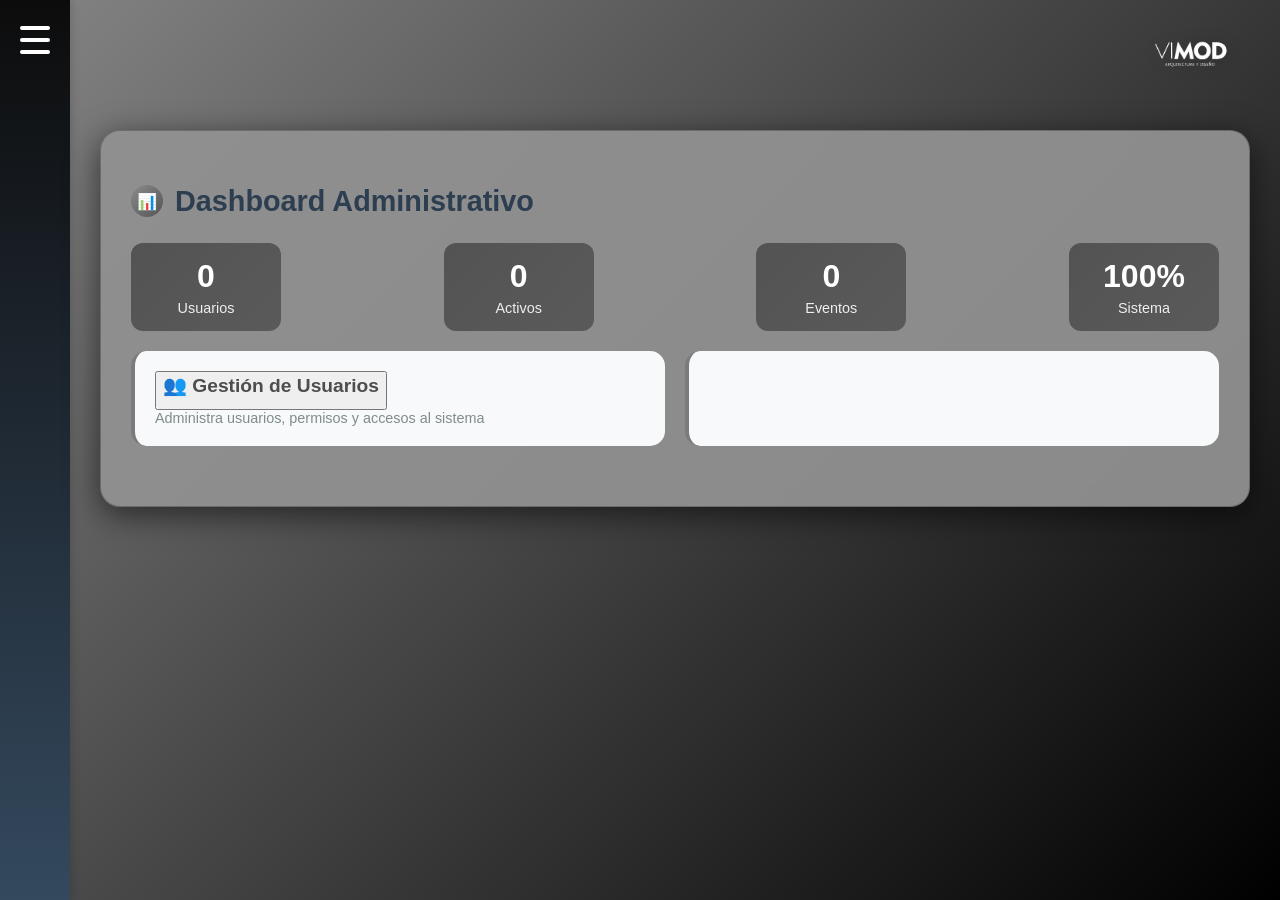
<file: admin.html>
<!DOCTYPE html>
<html lang="es">
<head>
  <meta charset="UTF-8">
  <title>Panel de Administración | NFTA-CORP</title>
  <link rel="stylesheet" href="css/admin.css">
</head>
<body>
  <img src="assets/VIMOD_LOGO-removebg-preview.png" class="logo-top-right" alt="Logo">

  <div class="main-layout">
    <!-- Sidebar -->
    <div class="sidebar">
      <div class="hamburger" onclick="toggleSidebarMenu()">
        <span></span>
        <span></span>
        <span></span>
      </div>
      <div class="sidebar-menu" id="sidebarMenu">
        <ul>
          <li onclick="showDashboard()">📊 Dashboard</li>
          <li onclick="showUsers()">👥 Gestión de Usuarios</li>
          <li onclick="showUserDashboards()">🖥️ Dashboards de Usuarios</li>
          <li onclick="logout()">🚪 Cerrar Sesión</li>
        </ul>
        <div style="padding: 16px; border-top: 1px solid rgba(255,255,255,0.1); color: #ccc; font-size: 12px;">
          Admin: <span id="adminUserDisplay">Administrador</span>
        </div>
      </div>
    </div>

    <!-- Main Content -->
    <div class="content">
      <div class="center-section">
        <!-- Dashboard Panel -->
        <div id="dashboardPanel" class="admin-panel">
          <h2>
            <div class="panel-icon">📊</div>
            Dashboard Administrativo
          </h2>

          <div class="admin-stats">
            <div class="stat-item">
              <div class="stat-number" id="totalUsers">0</div>
              <div class="stat-label">Usuarios</div>
            </div>
            <div class="stat-item">
              <div class="stat-number" id="activeUsers">0</div>
              <div class="stat-label">Activos</div>
            </div>
            <div class="stat-item">
              <div class="stat-number" id="totalEvents">0</div>
              <div class="stat-label">Eventos</div>
            </div>
            <div class="stat-item">
              <div class="stat-number" id="systemStatus">100%</div>
              <div class="stat-label">Sistema</div>
            </div>
          </div>

          <div class="admin-grid">
            <div class="admin-card">
              <button onclick="showUsers()"><h3>👥 Gestión de Usuarios</h3></button>
              <p>Administra usuarios, permisos y accesos al sistema</p>
            </div>
            <div class="admin-card">
              <!-- espacio para futuras tarjetas -->
            </div>
          </div>
        </div>

        <!-- Users Management Panel -->
        <div id="usersPanel" class="admin-panel" style="display: none;">
          <h2>
            <div class="panel-icon">👥</div>
            Gestión de Usuarios
          </h2>
          <div id="usersContent">
            <!-- Contenido de gestión de usuarios se cargará aquí -->
          </div>
        </div>

        <!-- System Panel -->
        <div id="systemPanel" class="admin-panel" style="display: none;">
          <h2>
            <div class="panel-icon">⚙️</div>
            Configuración del Sistema
          </h2>
          <div id="systemContent">
            <!-- Contenido de configuración del sistema se cargará aquí -->
          </div>
        </div>

        <!-- Reports Panel -->
        <div id="reportsPanel" class="admin-panel" style="display: none;">
          <h2>
            <div class="panel-icon">📈</div>
            Reportes y Estadísticas
          </h2>
          <div id="reportsContent">
            <!-- Contenido de reportes se cargará aquí -->
          </div>
        </div>

        <!-- User Dashboards Panel -->
        <div id="userDashboardsPanel" class="admin-panel" style="display: none;">
          <h2>
            <div class="panel-icon">🖥️</div>
            Dashboards de Usuarios
          </h2>
          <div id="userDashboardsContent">
            <!-- Contenido de dashboards de usuarios se cargará aquí -->
          </div>
        </div>

        <!-- Settings Panel -->
        <div id="settingsPanel" class="admin-panel" style="display: none;">
          <h2>
            <div class="panel-icon">🔧</div>
            Configuraciones Avanzadas
          </h2>
          <div id="settingsContent">
            <!-- Contenido de configuraciones se cargará aquí -->
          </div>
        </div>
      </div>
    </div>
  </div>

  <script>
    // Variables globales
    let currentPanel = 'dashboard';
    let users = JSON.parse(localStorage.getItem('users')) || {};

    // Inicialización
    document.addEventListener('DOMContentLoaded', function() {
      loadAdminStats();
      updateAdminDisplay();
    });

    // Navegación del sidebar
    function toggleSidebarMenu() {
      document.getElementById('sidebarMenu').classList.toggle('active');
    }

    function showDashboard() { showPanel('dashboard'); }
    function showUsers() { showPanel('users'); loadUsersManagement(); }
    function showUserDashboards() { showPanel('userDashboards'); loadUserDashboards(); }
    function showSystem() { showPanel('system'); loadSystemSettings(); }
    function showReports() { showPanel('reports'); loadReports(); }
    function showSettings() { showPanel('settings'); loadAdvancedSettings(); }

    function logout() {
      if (confirm('¿Estás seguro de que quieres cerrar sesión?')) {
        localStorage.removeItem('currentUser');
        window.location.href = 'index.html';
      }
    }

    // Mostrar panel específico (con comprobación de existencia)
    function showPanel(panelName) {
      const panels = ['dashboard', 'users', 'userDashboards', 'system', 'reports', 'settings'];
      panels.forEach(panel => {
        const el = document.getElementById(panel + 'Panel');
        if (el) el.style.display = 'none';
      });

      const target = document.getElementById(panelName + 'Panel');
      if (target) {
        target.style.display = 'block';
        currentPanel = panelName;
      }

      document.getElementById('sidebarMenu').classList.remove('active');
    }

    // Cargar estadísticas del dashboard
    function loadAdminStats() {
      const totalUsers = Object.keys(users).length;
      const activeUsers = totalUsers; // placeholder
      const totalEvents = 0;
      const systemStatus = '100%';

      document.getElementById('totalUsers').textContent = totalUsers;
      document.getElementById('activeUsers').textContent = activeUsers;
      document.getElementById('totalEvents').textContent = totalEvents;
      document.getElementById('systemStatus').textContent = systemStatus;
    }

    // Actualizar display del administrador
    function updateAdminDisplay() {
      const currentUser = localStorage.getItem('currentUser');
      if (currentUser && users[currentUser]) {
        document.getElementById('adminUserDisplay').textContent = users[currentUser].name || currentUser;
      }
    }

    // Gestión de usuarios
    function loadUsersManagement() {
      const usersContent = document.getElementById('usersContent');
      usersContent.innerHTML = `
        <div style="display: flex; justify-content: space-between; align-items: center; margin-bottom: 20px;">
          <h3>Lista de Usuarios</h3>
          <button onclick="addNewUser()" style="background: #667eea; color: white; border: none; padding: 10px 20px; border-radius: 8px; cursor: pointer;">
            ➕ Agregar Usuario
          </button>
        </div>
        <div style="background: #f8f9fa; border-radius: 12px; padding: 20px;">
          <table style="width: 100%; border-collapse: collapse;">
            <thead>
              <tr style="background: #e9ecef;">
                <th style="padding: 12px; text-align: left; border-bottom: 2px solid #dee2e6;">Usuario</th>
                <th style="padding: 12px; text-align: left; border-bottom: 2px solid #dee2e6;">Nombre</th>
                <th style="padding: 12px; text-align: left; border-bottom: 2px solid #dee2e6;">Tipo</th>
                <th style="padding: 12px; text-align: left; border-bottom: 2px solid #dee2e6;">Estado</th>
                <th style="padding: 12px; text-align: left; border-bottom: 2px solid #dee2e6;">Acciones</th>
              </tr>
            </thead>
            <tbody>
              ${Object.keys(users).map(username => {
                const user = users[username];
                const isAdmin = username === 'admin';
                return `
                  <tr style="border-bottom: 1px solid #dee2e6;">
                    <td style="padding: 12px;">${username}</td>
                    <td style="padding: 12px;">${user.name || 'Sin nombre'}</td>
                    <td style="padding: 12px;">
                      <span style="background: ${isAdmin ? '#dc3545' : '#28a745'}; color: white; padding: 4px 8px; border-radius: 4px; font-size: 12px;">
                        ${isAdmin ? 'Administrador' : 'Usuario'}
                      </span>
                    </td>
                    <td style="padding: 12px;">
                      <span style="background: #28a745; color: white; padding: 4px 8px; border-radius: 4px; font-size: 12px;">
                        Activo
                      </span>
                    </td>
                    <td style="padding: 12px;">
                      <button onclick="editUser('${username}')" style="background: #ffc107; color: #212529; border: none; padding: 6px 12px; border-radius: 4px; cursor: pointer; margin-right: 5px;">
                        ✏️ Editar
                      </button>
                      <button onclick="viewUserDashboard('${username}')" style="background: #17a2b8; color: white; border: none; padding: 6px 12px; border-radius: 4px; cursor: pointer; margin-right: 5px;">
                        🖥️ Dashboard
                      </button>
                      ${!isAdmin ? `<button onclick="deleteUser('${username}')" style="background: #dc3545; color: white; border: none; padding: 6px 12px; border-radius: 4px; cursor: pointer;">
                        🗑️ Eliminar
                      </button>` : ''}
                    </td>
                  </tr>
                `;
              }).join('')}
            </tbody>
          </table>
        </div>
      `;
    }

    // Gestión de dashboards de usuarios
    function loadUserDashboards() {
      const userDashboardsContent = document.getElementById('userDashboardsContent');
      userDashboardsContent.innerHTML = `
        <div style="margin-bottom: 20px;">
          <h3>Vista de Dashboards de Usuarios</h3>
          <p style="color: #7f8c8d; margin-bottom: 20px;">Selecciona un usuario para ver y gestionar su dashboard personalizado</p>
        </div>
        <div class="admin-grid">
          ${Object.keys(users).map(username => {
            const user = users[username];
            const isAdmin = username === 'admin';
            return `
              <div class="admin-card" style="cursor: pointer;" onclick="viewUserDashboard('${username}')">
                <div style="display: flex; align-items: center; gap: 15px; margin-bottom: 15px;">
                  <div style="width: 50px; height: 50px; background: ${user.color || '#181818'}; border-radius: 50%; display: flex; align-items: center; justify-content: center; color: white; font-weight: bold;">
                    ${(user.name || username).charAt(0).toUpperCase()}
                  </div>
                  <div>
                    <h3 style="margin: 0; color: #2c3e50;">${user.name || username}</h3>
                    <p style="margin: 5px 0 0 0; color: #7f8c8d; font-size: 0.9rem;">@${username}</p>
                  </div>
                </div>
                <div style="display: flex; gap: 10px; margin-top: 15px;">
                  <span style="background: ${isAdmin ? '#dc3545' : '#28a745'}; color: white; padding: 4px 8px; border-radius: 4px; font-size: 12px;">
                    ${isAdmin ? 'Administrador' : 'Usuario'}
                  </span>
                  <span style="background: #17a2b8; color: white; padding: 4px 8px; border-radius: 4px; font-size: 12px;">
                    Dashboard Activo
                  </span>
                </div>
                <div style="margin-top: 15px; padding-top: 15px; border-top: 1px solid #dee2e6;">
                  <p style="margin: 0; color: #7f8c8d; font-size: 0.9rem;">
                    Color del tema: <span style="color: ${user.color || '#181818'}; font-weight: bold;">${user.color || '#181818'}</span>
                  </p>
                </div>
              </div>
            `;
          }).join('')}
        </div>
      `;
    }

    // Configuración del sistema
    function loadSystemSettings() {
      const systemContent = document.getElementById('systemContent');
      systemContent.innerHTML = `
        <div class="admin-grid">
          <div class="admin-card">
            <h3>🔧 Configuración General</h3>
            <p>Configuración básica del sistema</p>
            <button onclick="openGeneralSettings()" style="background: #667eea; color: white; border: none; padding: 8px 16px; border-radius: 6px; cursor: pointer; margin-top: 10px;">
              Configurar
            </button>
          </div>
          <div class="admin-card">
            <h3>🔒 Políticas de Seguridad</h3>
            <p>Configurar políticas de contraseñas y acceso</p>
            <button onclick="openSecuritySettings()" style="background: #667eea; color: white; border: none; padding: 8px 16px; border-radius: 6px; cursor: pointer; margin-top: 10px;">
              Configurar
            </button>
          </div>
          <div class="admin-card">
            <h3>📊 Respaldo y Restauración</h3>
            <p>Gestionar respaldos del sistema</p>
            <button onclick="openBackupSettings()" style="background: #667eea; color: white; border: none; padding: 8px 16px; border-radius: 6px; cursor: pointer; margin-top: 10px;">
              Gestionar
            </button>
          </div>
          <div class="admin-card">
            <h3>🌐 Configuración de Red</h3>
            <p>Configurar parámetros de red y conectividad</p>
            <button onclick="openNetworkSettings()" style="background: #667eea; color: white; border: none; padding: 8px 16px; border-radius: 6px; cursor: pointer; margin-top: 10px;">
              Configurar
            </button>
          </div>
        </div>
      `;
    }

    // Reportes
    function loadReports() {
      const reportsContent = document.getElementById('reportsContent');
      reportsContent.innerHTML = `
        <div class="admin-grid">
          <div class="admin-card">
            <h3>📈 Reporte de Usuarios</h3>
            <p>Estadísticas de actividad de usuarios</p>
            <button onclick="generateUserReport()" style="background: #28a745; color: white; border: none; padding: 8px 16px; border-radius: 6px; cursor: pointer; margin-top: 10px;">
              Generar Reporte
            </button>
          </div>
          <div class="admin-card">
            <h3>📊 Reporte del Sistema</h3>
            <p>Métricas de rendimiento del sistema</p>
            <button onclick="generateSystemReport()" style="background: #28a745; color: white; border: none; padding: 8px 16px; border-radius: 6px; cursor: pointer; margin-top: 10px;">
              Generar Reporte
            </button>
          </div>
          <div class="admin-card">
            <h3>🔍 Logs de Actividad</h3>
            <p>Registros de actividad del sistema</p>
            <button onclick="viewActivityLogs()" style="background: #17a2b8; color: white; border: none; padding: 8px 16px; border-radius: 6px; cursor: pointer; margin-top: 10px;">
              Ver Logs
            </button>
          </div>
          <div class="admin-card">
            <h3>📋 Reporte de Seguridad</h3>
            <p>Análisis de seguridad y accesos</p>
            <button onclick="generateSecurityReport()" style="background: #dc3545; color: white; border: none; padding: 8px 16px; border-radius: 6px; cursor: pointer; margin-top: 10px;">
              Generar Reporte
            </button>
          </div>
        </div>
      `;
    }

    // Funciones de gestión de usuarios
    function addNewUser() {
      const username = prompt('Ingresa el nombre de usuario:');
      if (username && !users[username]) {
        const password = prompt('Ingresa la contraseña:');
        const name = prompt('Ingresa el nombre completo:');
        if (password) {
          users[username] = { password, name: name || username, color: '#181818' };
          localStorage.setItem('users', JSON.stringify(users));
          loadUsersManagement();
          loadAdminStats();
          alert('Usuario creado exitosamente');
        }
      } else if (users[username]) {
        alert('El usuario ya existe');
      }
    }

    function editUser(username) {
      const user = users[username];

      const modal = document.createElement('div');
      modal.style.cssText = `
        position: fixed; top: 0; left: 0; width: 100%; height: 100%;
        background: rgba(0,0,0,0.5); display: flex; align-items: center;
        justify-content: center; z-index: 1000;
      `;

      modal.innerHTML = `
        <div style="background: white; padding: 30px; border-radius: 15px; width: 400px; max-width: 90vw;">
          <h3 style="margin: 0 0 20px 0; color: #2c3e50;">Editar Usuario: ${username}</h3>
          <div style="margin-bottom: 15px;">
            <label style="display: block; margin-bottom: 5px; color: #2c3e50; font-weight: 500;">Nombre completo:</label>
            <input type="text" id="editUserName" value="${user.name || username}"
                   style="width: 100%; padding: 10px; border: 2px solid #e5e8ea; border-radius: 8px; font-size: 14px; box-sizing: border-box;">
          </div>
          <div style="margin-bottom: 15px;">
            <label style="display: block; margin-bottom: 5px; color: #2c3e50; font-weight: 500;">Nueva contraseña:</label>
            <input type="password" id="editUserPassword" placeholder="Dejar vacío para mantener la actual"
                   style="width: 100%; padding: 10px; border: 2px solid #e5e8ea; border-radius: 8px; font-size: 14px; box-sizing: border-box;">
          </div>
          <div style="margin-bottom: 20px;">
            <label style="display: block; margin-bottom: 5px; color: #2c3e50; font-weight: 500;">Color del tema:</label>
            <div style="display: flex; gap: 10px; flex-wrap: wrap;">
              <div class="color-option" data-color="#181818" style="width: 30px; height: 30px; border-radius: 50%; background: #181818; cursor: pointer; border: 3px solid transparent;"></div>
              <div class="color-option" data-color="#2c3e50" style="width: 30px; height: 30px; border-radius: 50%; background: #2c3e50; cursor: pointer; border: 3px solid transparent;"></div>
              <div class="color-option" data-color="#27ae60" style="width: 30px; height: 30px; border-radius: 50%; background: #27ae60; cursor: pointer; border: 3px solid transparent;"></div>
              <div class="color-option" data-color="#e74c3c" style="width: 30px; height: 30px; border-radius: 50%; background: #e74c3c; cursor: pointer; border: 3px solid transparent;"></div>
              <div class="color-option" data-color="#f39c12" style="width: 30px; height: 30px; border-radius: 50%; background: #f39c12; cursor: pointer; border: 3px solid transparent;"></div>
              <div class="color-option" data-color="#9b59b6" style="width: 30px; height: 30px; border-radius: 50%; background: #9b59b6; cursor: pointer; border: 3px solid transparent;"></div>
              <div class="color-option" data-color="#3498db" style="width: 30px; height: 30px; border-radius: 50%; background: #3498db; cursor: pointer; border: 3px solid transparent;"></div>
              <div class="color-option" data-color="#1abc9c" style="width: 30px; height: 30px; border-radius: 50%; background: #1abc9c; cursor: pointer; border: 3px solid transparent;"></div>
            </div>
          </div>
          <div style="display: flex; gap: 10px; justify-content: flex-end;">
            <button id="cancelEditBtn" style="background: #6c757d; color: white; border: none; padding: 10px 20px; border-radius: 8px; cursor: pointer;">
              Cancelar
            </button>
            <button id="saveEditBtn" style="background: #667eea; color: white; border: none; padding: 10px 20px; border-radius: 8px; cursor: pointer;">
              Guardar Cambios
            </button>
          </div>
        </div>
      `;

      document.body.appendChild(modal);

      // manejar selección de color de forma robusta
      const currentColor = user.color || '#181818';
      let selectedColor = currentColor;
      const options = modal.querySelectorAll('.color-option');
      options.forEach(option => {
        if (option.dataset.color === currentColor) option.style.borderColor = '#2c3e50';
        option.addEventListener('click', function() {
          options.forEach(opt => opt.style.borderColor = 'transparent');
          this.style.borderColor = '#2c3e50';
          selectedColor = this.dataset.color;
        });
      });

      // funciones del modal
      function closeEditModal() {
        if (modal && modal.parentNode) modal.parentNode.removeChild(modal);
        document.getElementById('saveEditBtn')?.removeEventListener('click', onSave);
        document.getElementById('cancelEditBtn')?.removeEventListener('click', closeEditModal);
      }

      function onSave() {
        const newName = modal.querySelector('#editUserName').value.trim();
        const newPassword = modal.querySelector('#editUserPassword').value;

        if (!newName) {
          alert('El nombre no puede estar vacío');
          return;
        }

        users[username].name = newName;
        if (newPassword) users[username].password = newPassword;
        users[username].color = selectedColor;

        localStorage.setItem('users', JSON.stringify(users));
        loadUsersManagement();
        loadUserDashboards();
        updateAdminDisplay();
        closeEditModal();
        alert('Usuario actualizado exitosamente');
      }

      document.getElementById('saveEditBtn').addEventListener('click', onSave);
      document.getElementById('cancelEditBtn').addEventListener('click', closeEditModal);
    }

    function viewUserDashboard(username) {
      localStorage.setItem('viewingUser', username);
      window.open('dashboard.html', '_blank', 'width=1200,height=800');
      setTimeout(() => {
        localStorage.removeItem('viewingUser');
      }, 30000);
    }

    function deleteUser(username) {
      if (confirm(`¿Estás seguro de eliminar al usuario ${username}?`)) {
        delete users[username];
        localStorage.setItem('users', JSON.stringify(users));
        loadUsersManagement();
        loadAdminStats();
        alert('Usuario eliminado exitosamente');
      }
    }

    // Funciones placeholder para configuraciones
    function openGeneralSettings() { alert('Configuración general - Próximamente'); }
    function openSecuritySettings() { alert('Configuración de seguridad - Próximamente'); }
    function openBackupSettings() { alert('Configuración de respaldos - Próximamente'); }
    function openNetworkSettings() { alert('Configuración de red - Próximamente'); }
    function generateUserReport() { alert('Generando reporte de usuarios...'); }
    function generateSystemReport() { alert('Generando reporte del sistema...'); }
    function viewActivityLogs() { alert('Mostrando logs de actividad...'); }
    function generateSecurityReport() { alert('Generando reporte de seguridad...'); }
    function openCustomizationSettings() { alert('Configuración de personalización - Próximamente'); }
    function openNotificationSettings() { alert('Configuración de notificaciones - Próximamente'); }
    function openLocalizationSettings() { alert('Configuración de idioma - Próximamente'); }
    function openPerformanceSettings() { alert('Configuración de rendimiento - Próximamente'); }
    function loadAdvancedSettings() { /* placeholder */ }
  </script>
</body>
</html>
</file>
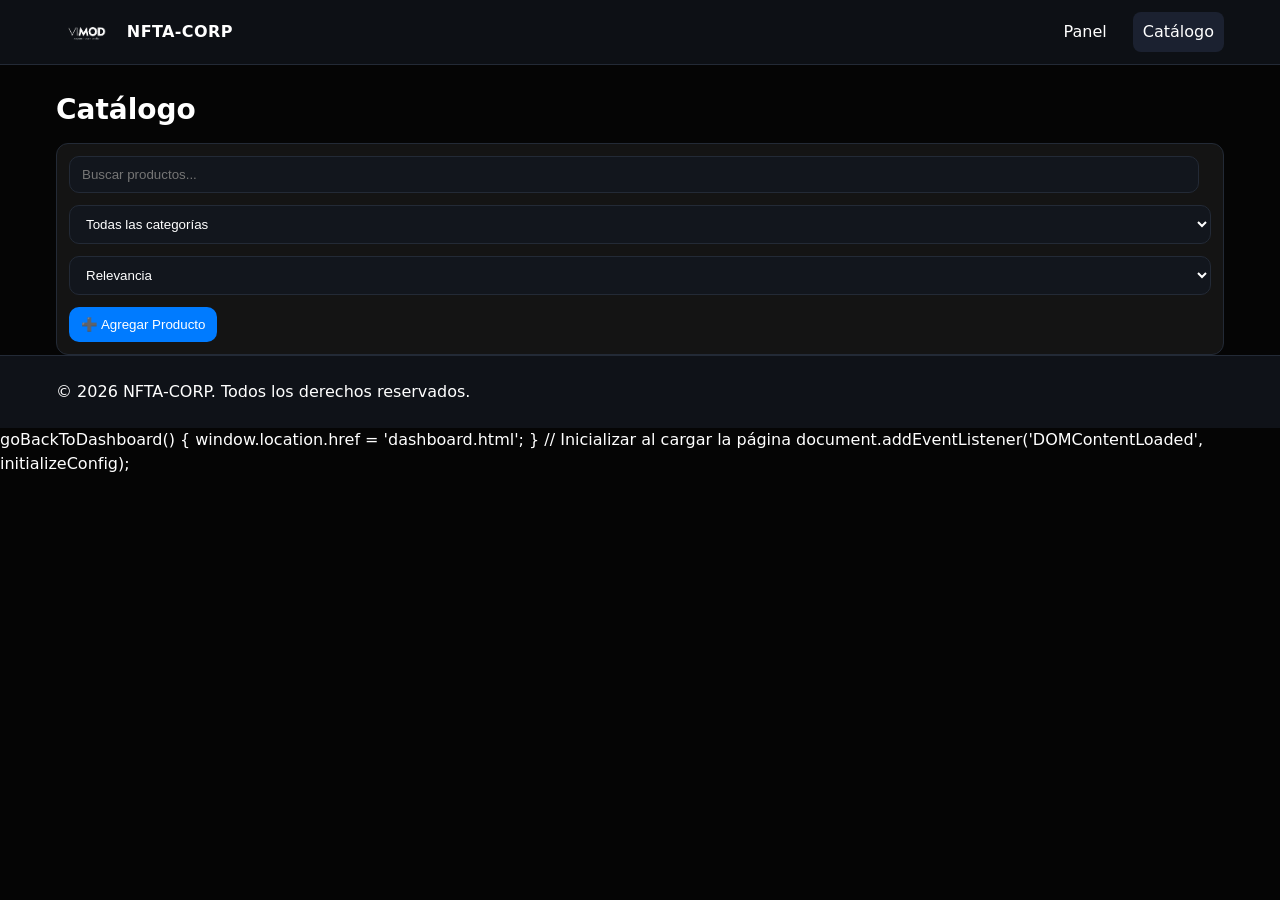
<file: catalogo.html>
<!DOCTYPE html>
<html lang="es">

<head>
  <meta charset="UTF-8">
  <meta name="viewport" content="width=device-width, initial-scale=1.0">
  <title>Catálogo | NFTA-CORP</title>
  <link rel="stylesheet" href="css/catalogo.css">
  <style>
    .card {
      position: relative;
    }

    .delete-button {
      position: absolute;
      top: 0.5rem;
      right: 0.5rem;
      background-color: rgba(0, 0, 0, 0.5);
      color: white;
      border: none;
      padding: 0.25rem 0.5rem;
      cursor: pointer;
      border-radius: 0.25rem;
    }

    /* Estilos mínimos para modal si no están en css externo */
    .modal {
      position: fixed;
      inset: 0;
      display: none;
      align-items: center;
      justify-content: center;
      background: rgba(0,0,0,0.5);
      z-index: 1000;
    }
    .modal-content {
      background: #2c2c2c;
      max-width: 600px;
      width: 90%;
      border-radius: 6px;
      overflow: hidden;
    }
    .image-preview img { display:block; max-width:100%; max-height:150px; }
    .sr-only { position: absolute; width:1px; height:1px; padding:0; margin:-1px; overflow:hidden; clip:rect(0,0,0,0); border:0; }
  </style>
</head>

<body>
  <header class="site-header">
    <div class="container header-inner">
      <a href="index.html" class="brand">
        <img src="assets/VIMOD_LOGO-removebg-preview.png" alt="NFTA-CORP" class="brand-logo">
        <span class="brand-name">NFTA-CORP</span>
      </a>
      <nav class="nav">
        <a href="dashboard.html">Panel</a>
        <a href="catalogo.html" class="active">Catálogo</a>
      </nav>
    </div>
  </header>

  <main class="container">
    <h1 class="page-title">Catálogo</h1>

    <section class="toolbar" aria-label="Herramientas de catálogo">
      <div class="search-group">
        <input type="search" id="search" class="input" placeholder="Buscar productos..." aria-label="Buscar productos">
      </div>
      <div class="filters"></div>
        <label class="sr-only" for="category">Categoría</label>
        <select id="category" class="select">
          <option value="">Todas las categorías</option>
          <option value="hardware">Hardware</option>
          <option value="software">Software</option>
          <option value="servicios">Servicios</option>
        </select>
        <label class="sr-only" for="sort">Ordenar</label>
        <select id="sort" class="select">
          <option value="relevance">Relevancia</option>
          <option value="price-asc">Precio: menor a mayor</option>
          <option value="price-desc">Precio: mayor a menor</option>
          <option value="newest">Novedades</option>
        </select>
        <button class="btn btn-primary" onclick="showAddProductModal()">➕ Agregar Producto</button>
      </div>
    </section>

    <section id="catalog-grid" class="catalog-grid">
      <!-- Aquí se insertan las tarjetas de producto -->
    </section>
  </main>

  <!-- Modal para agregar producto -->
  <div id="addProductModal" class="modal" style="display: none;">
    <div class="modal-content">
      <div class="modal-header">
        <h2>Agregar Nuevo Producto</h2>
        <button class="modal-close" onclick="hideAddProductModal()">&times;</button>
      </div>
      <form id="addProductForm" class="modal-body">
        <div class="form-group">
          <label for="productName">Nombre del Producto:</label>
          <input type="text" id="productName" required>
        </div>

        <div class="form-group">
          <label for="productDescription">Descripción:</label>
          <textarea id="productDescription" rows="3"></textarea>
        </div>

        <div class="form-group">
          <label for="productCategory">Categoría:</label>
          <select id="productCategory" required>
            <option value="">Selecciona una categoría</option>
            <option value="hardware">Hardware</option>
            <option value="software">Software</option>
            <option value="servicios">Servicios</option>
          </select>
        </div>

        <div class="form-group">
          <label for="productPrice">Precio (opcional):</label>
          <input type="number" id="productPrice" step="0.01" min="0">
        </div>

        <div class="form-group">
          <label for="productImage">Imagen del Producto:</label>
          <div class="image-upload-container">
            <input type="file" id="productImage" accept="image/*" onchange="previewImage(event)">
            <div class="image-preview" id="imagePreview">
              <div class="upload-placeholder">
                <span>📷</span>
                <p>Haz clic para seleccionar una imagen</p>
              </div>
            </div>
          </div>
        </div>

        <div class="modal-footer">
          <button type="button" class="btn btn-secondary" onclick="hideAddProductModal()">Cancelar</button>
          <button type="submit" class="btn btn-primary">Agregar Producto</button>
        </div>
      </form>
    </div>
  </div>

  <footer class="site-footer">
    <div class="container">
      <p>© <span id="year"></span> NFTA-CORP. Todos los derechos reservados.</p>
    </div>
  </footer>

  <script>
    document.getElementById('year').textContent = new Date().getFullYear();

    // Recuperar catálogo desde localStorage
    let catalogProducts = [];
    try {
      catalogProducts = JSON.parse(localStorage.getItem('catalogProducts')) || [];
    } catch (e) {
      catalogProducts = [];
    }
    // Guardar (asegura que exista la clave)
    localStorage.setItem('catalogProducts', JSON.stringify(catalogProducts));

    // Mostrar modal para agregar producto
    function showAddProductModal() {
      const currentUser = localStorage.getItem('currentUser');
      if (!currentUser) {
        alert('Debes iniciar sesión para agregar productos');
        return;
      }
      document.getElementById('addProductModal').style.display = 'flex';
    }

    // Ocultar modal
    function hideAddProductModal() {
      document.getElementById('addProductModal').style.display = 'none';
      document.getElementById('addProductForm').reset();
      document.getElementById('imagePreview').innerHTML = `
        <div class="upload-placeholder">
          <span>📷</span>
          <p>Haz clic para seleccionar una imagen</p>
        </div>
      `;
    }

    // Leer archivo como DataURL (para almacenar persistente en localStorage)
    function readFileAsDataURL(file) {
      return new Promise((resolve, reject) => {
        const reader = new FileReader();
        reader.onload = e => resolve(e.target.result);
        reader.onerror = reject;
        reader.readAsDataURL(file);
      });
    }

    // Vista previa de imagen (usa FileReader para mostrar DataURL)
    function previewImage(event) {
      const file = event.target.files[0];
      if (file) {
        const reader = new FileReader();
        reader.onload = function (e) {
          document.getElementById('imagePreview').innerHTML = `<img src="${e.target.result}" alt="Vista previa">`;
        };
        reader.readAsDataURL(file);
      } else {
        document.getElementById('imagePreview').innerHTML = `
          <div class="upload-placeholder">
            <span>📷</span>
            <p>Haz clic para seleccionar una imagen</p>
          </div>
        `;
      }
    }

    // Manejar envío del formulario (async para leer la imagen)
    document.getElementById('addProductForm').addEventListener('submit', async function (e) {
      e.preventDefault();

      const currentUser = localStorage.getItem('currentUser') || 'Desconocido';
      const name = (document.getElementById('productName').value || '').trim();
      const description = (document.getElementById('productDescription').value || '').trim();
      const category = document.getElementById('productCategory').value;
      const priceInput = document.getElementById('productPrice').value;
      const price = priceInput === '' ? null : parseFloat(priceInput);
      const imageFile = document.getElementById('productImage').files[0];

      let imageUrl = 'assets/background.jpg'; // Imagen por defecto

      if (imageFile) {
        try {
          imageUrl = await readFileAsDataURL(imageFile); // ahora se guarda como DataURL (persistente)
        } catch (err) {
          console.error('Error leyendo la imagen:', err);
          imageUrl = 'assets/background.jpg';
        }
      }

      // Crear nuevo producto
      const newProduct = {
        id: Date.now(),
        name: name,
        description: description,
        category: category,
        price: price,
        image: imageUrl,
        addedBy: currentUser,
        addedDate: new Date().toISOString()
      };

      // Agregar al catálogo
      catalogProducts.push(newProduct);
      localStorage.setItem('catalogProducts', JSON.stringify(catalogProducts));

      // Actualizar la vista
      renderCatalog();

      // Cerrar modal
      hideAddProductModal();

      alert('Producto agregado exitosamente');
    });

    // Eliminar producto
    function deleteProduct(productId) {
      if (!confirm('¿Eliminar este producto?')) return;
      catalogProducts = catalogProducts.filter(product => product.id !== productId);
      localStorage.setItem('catalogProducts', JSON.stringify(catalogProducts));
      renderCatalog();
    }

    // Renderizar catálogo completo
    function renderCatalog() {
      const grid = document.getElementById('catalog-grid');
      grid.innerHTML = '';

      catalogProducts.forEach(product => {
        const card = document.createElement('article');
        card.className = 'card';
        card.innerHTML = `
          <button class="delete-button" onclick="deleteProduct(${product.id})">Eliminar</button>
          <div class="card-media" style="background-image:url('${product.image}'); min-height:140px; background-size:cover; background-position:center;"></div>
          <div class="card-body">
            <h2 class="card-title">${product.name || ''}</h2>
            <p class="card-meta">Categoría: ${product.category || ''}</p>
            <p class="card-description">${product.description || ''}</p>
            <p class="card-author">Agregado por: ${product.addedBy || ''}</p>
            <div class="card-footer">
              <span class="price">$${product.price != null ? product.price.toFixed(2) : 'Consultar'}</span>
              <button class="btn">Agregar</button>
            </div>
          </div>
        `;
        grid.appendChild(card);
      });
    }

    // Filtrar productos
    function filterProducts() {
      const search = (document.getElementById('search').value || '').toLowerCase();
      const category = document.getElementById('category').value;
      const sort = document.getElementById('sort').value;

      let filteredProducts = catalogProducts.filter(product => {
        const name = (product.name || '').toLowerCase();
        const desc = (product.description || '').toLowerCase();
        const matchesSearch = name.includes(search) || desc.includes(search);
        const matchesCategory = !category || product.category === category;
        return matchesSearch && matchesCategory;
      });

      // Ordenar productos
      switch (sort) {
        case 'price-asc':
          filteredProducts.sort((a, b) => (a.price != null ? a.price : Infinity) - (b.price != null ? b.price : Infinity));
          break;
        case 'price-desc':
          filteredProducts.sort((a, b) => (b.price != null ? b.price : -Infinity) - (a.price != null ? a.price : -Infinity));
          break;
        case 'newest':
          filteredProducts.sort((a, b) => new Date(b.addedDate) - new Date(a.addedDate));
          break;
      }

      // Renderizar productos filtrados
      const grid = document.getElementById('catalog-grid');
      grid.innerHTML = '';

      filteredProducts.forEach(product => {
        const card = document.createElement('article');
        card.className = 'card';
        card.innerHTML = `
          <button class="delete-button" onclick="deleteProduct(${product.id})">Eliminar</button>
          <div class="card-media" style="background-image:url('${product.image}'); min-height:140px; background-size:cover; background-position:center;"></div>
          <div class="card-body">
            <h2 class="card-title">${product.name || ''}</h2>
            <p class="card-meta">Categoría: ${product.category || ''}</p>
            <p class="card-description">${product.description || ''}</p>
            <p class="card-author">Agregado por: ${product.addedBy || ''}</p>
            <div class="card-footer">
              <span class="price">$${product.price != null ? product.price.toFixed(2) : 'Consultar'}</span>
              <button class="btn">Agregar</button>
            </div>
          </div>
        `;
        grid.appendChild(card);
      });
    }

    // Event listeners para filtros
    document.getElementById('search').addEventListener('input', filterProducts);
    document.getElementById('category').addEventListener('change', filterProducts);
    document.getElementById('sort').addEventListener('change', filterProducts);

    // Cerrar modal al hacer clic fuera
    document.getElementById('addProductModal').addEventListener('click', function (e) {
      if (e.target === this) {
        hideAddProductModal();
      }
    });

    // Inicializar catálogo
    renderCatalog();
  </script>
</body>

</html>
goBackToDashboard() {
      window.location.href = 'dashboard.html';
    }
    
    // Inicializar al cargar la página
    document.addEventListener('DOMContentLoaded', initializeConfig);
  </script>
  <script src="js/config.js"></script>
</body>
</html>
</file>
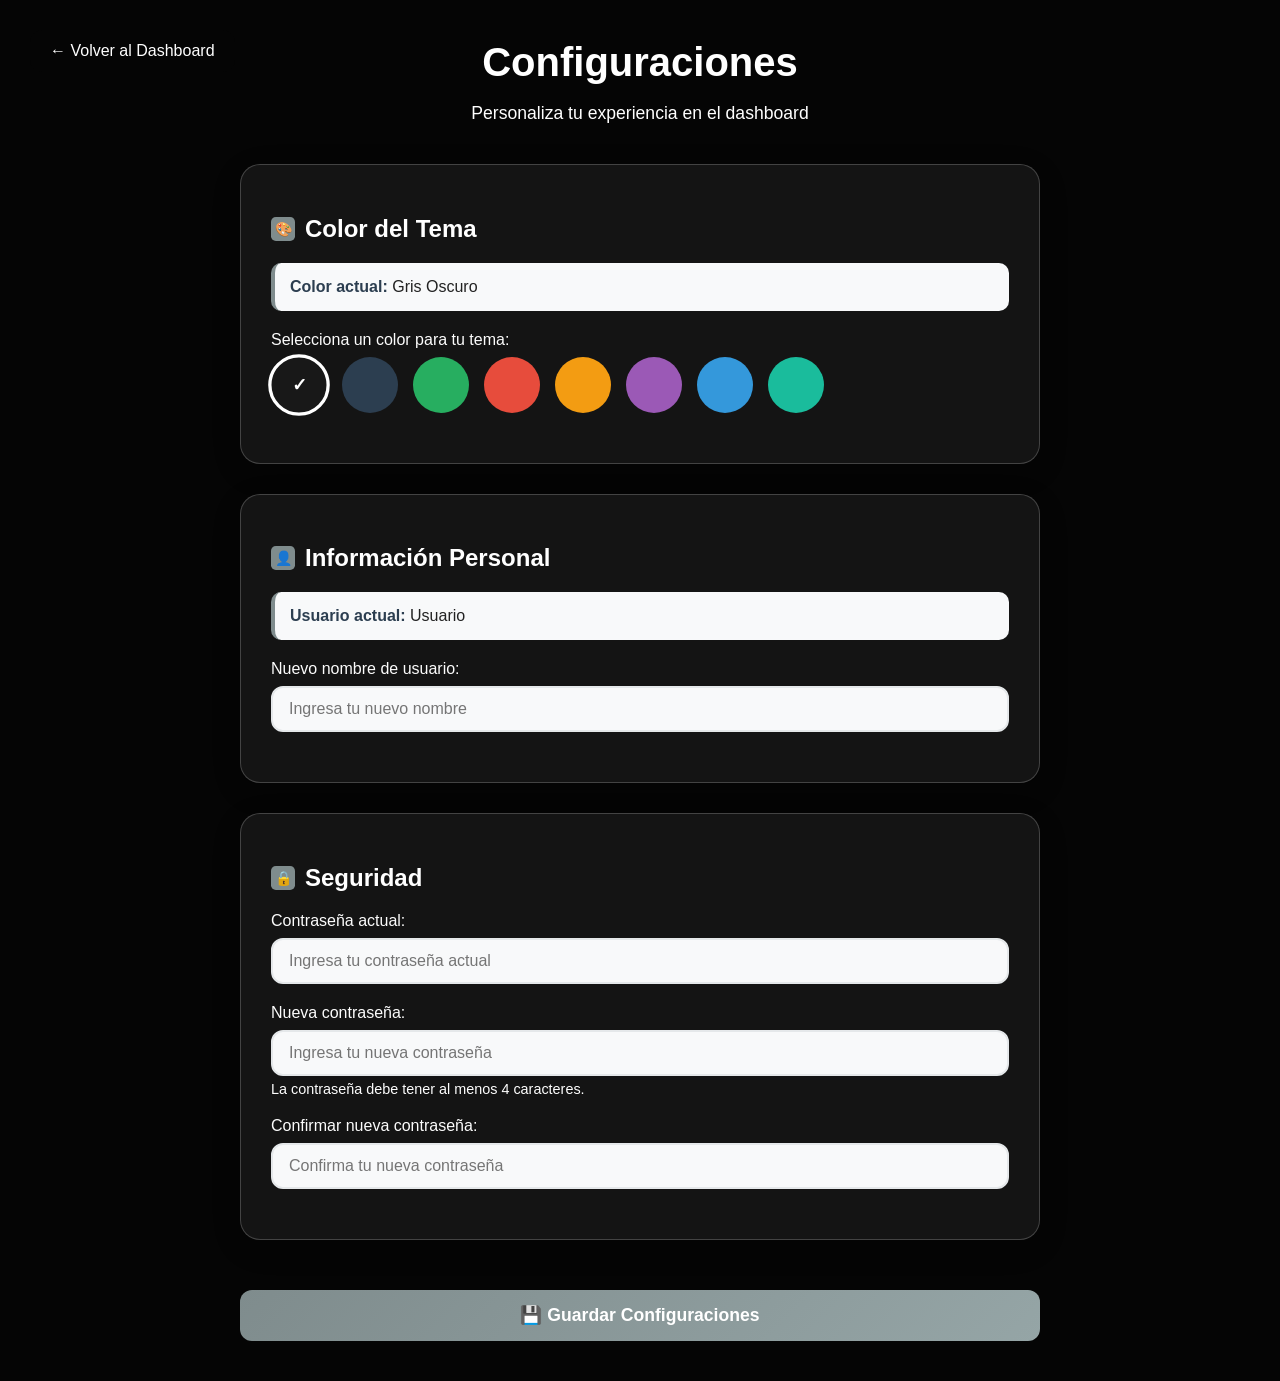
<file: configuracion.html>
<!DOCTYPE html>
<html lang="es">
<head>
  <meta charset="UTF-8">
  <title>Configuraciones | NFTA-CORP</title>
  <link rel="stylesheet" href="css\configuracion.css">
</head>
<body>
  <button class="back-btn" onclick="goBackToDashboard()">← Volver al Dashboard</button>
  
  <div class="config-container">
    <div class="config-header">
      <h1>Configuraciones</h1>
      <p>Personaliza tu experiencia en el dashboard</p>
    </div>
    
    <div class="success-message" id="successMessage">
      ¡Configuración guardada exitosamente!
    </div>
    
    <div class="error-message" id="errorMessage">
      Error al guardar la configuración. Inténtalo de nuevo.
    </div>
    
    <div class="config-sections">
      <!-- Sección de Color del Tema -->
      <div class="config-section">
        <h2>
          <div class="section-icon">🎨</div>
          Color del Tema
        </h2>
        <div class="current-info">
          <strong>Color actual:</strong> <span id="currentColorName">Gris Oscuro</span>
        </div>
        <div class="form-group">
          <label>Selecciona un color para tu tema:</label>
          <div class="color-picker-container">
            <div class="color-option selected" data-color="#181818" data-name="Gris Oscuro" style="background: #181818;"></div>
            <div class="color-option" data-color="#2c3e50" data-name="Azul Oscuro" style="background: #2c3e50;"></div>
            <div class="color-option" data-color="#27ae60" data-name="Verde" style="background: #27ae60;"></div>
            <div class="color-option" data-color="#e74c3c" data-name="Rojo" style="background: #e74c3c;"></div>
            <div class="color-option" data-color="#f39c12" data-name="Naranja" style="background: #f39c12;"></div>
            <div class="color-option" data-color="#9b59b6" data-name="Morado" style="background: #9b59b6;"></div>
            <div class="color-option" data-color="#3498db" data-name="Azul" style="background: #3498db;"></div>
            <div class="color-option" data-color="#1abc9c" data-name="Turquesa" style="background: #1abc9c;"></div>
          </div>
        </div>
      </div>
      
      <!-- Sección de Información Personal -->
      <div class="config-section">
        <h2>
          <div class="section-icon">👤</div>
          Información Personal
        </h2>
        <div class="current-info">
          <strong>Usuario actual:</strong> <span id="currentUsername">Usuario</span>
        </div>
        <div class="form-group">
          <label for="newUsername">Nuevo nombre de usuario:</label>
          <input type="text" id="newUsername" placeholder="Ingresa tu nuevo nombre">
        </div>
      </div>
      
      <!-- Sección de Seguridad -->
      <div class="config-section">
        <h2>
          <div class="section-icon">🔒</div>
          Seguridad
        </h2>
        <div class="form-group">
          <label for="currentPassword">Contraseña actual:</label>
          <input type="password" id="currentPassword" placeholder="Ingresa tu contraseña actual">
        </div>
        <div class="form-group">
          <label for="newPassword">Nueva contraseña:</label>
          <input type="password" id="newPassword" placeholder="Ingresa tu nueva contraseña">
          <div class="password-requirements">
            La contraseña debe tener al menos 4 caracteres.
          </div>
        </div>
        <div class="form-group">
          <label for="confirmPassword">Confirmar nueva contraseña:</label>
          <input type="password" id="confirmPassword" placeholder="Confirma tu nueva contraseña">
        </div>
      </div>
      
      <button class="save-btn" onclick="saveConfiguration()">
        💾 Guardar Configuraciones
      </button>
    </div>
  </div>

  <script>
    // Obtener usuario actual
    const currentUser = localStorage.getItem('currentUser');
    const users = JSON.parse(localStorage.getItem('users')) || {};
    
    // Inicializar interfaz
    function initializeConfig() {
      if (currentUser && users[currentUser]) {
        const user = users[currentUser];
        document.getElementById('currentUsername').textContent = user.name || currentUser;
        document.getElementById('newUsername').value = user.name || currentUser;
        
        // Establecer color actual
        const currentColor = user.color || '#181818';
        const colorOptions = document.querySelectorAll('.color-option');
        colorOptions.forEach(option => {
          option.classList.remove('selected');
          if (option.dataset.color === currentColor) {
            option.classList.add('selected');
            document.getElementById('currentColorName').textContent = option.dataset.name;
          }
        });
      }
    }
    
    // Manejar selección de colores
    document.querySelectorAll('.color-option').forEach(option => {
      option.addEventListener('click', function() {
        document.querySelectorAll('.color-option').forEach(opt => opt.classList.remove('selected'));
        this.classList.add('selected');
        document.getElementById('currentColorName').textContent = this.dataset.name;
      });
    });
    
    // Guardar configuración
    function saveConfiguration() {
      if (!currentUser) {
        showError('No hay usuario logueado');
        return;
      }
      
      const newUsername = document.getElementById('newUsername').value.trim();
      const currentPassword = document.getElementById('currentPassword').value;
      const newPassword = document.getElementById('newPassword').value;
      const confirmPassword = document.getElementById('confirmPassword').value;
      const selectedColor = document.querySelector('.color-option.selected').dataset.color;
      const selectedColorName = document.querySelector('.color-option.selected').dataset.name;
      
      // Validaciones
      if (!newUsername) {
        showError('El nombre de usuario no puede estar vacío');
        return;
      }
      
      if (newPassword && newPassword !== confirmPassword) {
        showError('Las contraseñas no coinciden');
        return;
      }
      
      if (newPassword && newPassword.length < 4) {
        showError('La contraseña debe tener al menos 4 caracteres');
        return;
      }
      
      if (newPassword && users[currentUser].password !== currentPassword) {
        showError('La contraseña actual es incorrecta');
        return;
      }
      
      try {
        // Actualizar datos del usuario
        users[currentUser].name = newUsername;
        users[currentUser].color = selectedColor;
        
        if (newPassword) {
          users[currentUser].password = newPassword;
        }
        
        // Guardar en localStorage
        localStorage.setItem('users', JSON.stringify(users));
        
        // Limpiar formularios
        document.getElementById('currentPassword').value = '';
        document.getElementById('newPassword').value = '';
        document.getElementById('confirmPassword').value = '';
        
        showSuccess('Configuración guardada exitosamente');
        
        // Actualizar información actual
        document.getElementById('currentUsername').textContent = newUsername;
        document.getElementById('currentColorName').textContent = selectedColorName;
        
      } catch (error) {
        showError('Error al guardar la configuración');
        console.error('Error:', error);
      }
    }
    
    // Mostrar mensaje de éxito
    function showSuccess(message) {
      const successDiv = document.getElementById('successMessage');
      successDiv.textContent = message;
      successDiv.style.display = 'block';
      
      setTimeout(() => {
        successDiv.style.display = 'none';
      }, 3000);
    }
    
    // Mostrar mensaje de error
    function showError(message) {
      const errorDiv = document.getElementById('errorMessage');
      errorDiv.textContent = message;
      errorDiv.style.display = 'block';
      
      setTimeout(() => {
        errorDiv.style.display = 'none';
      }, 3000);
    }
    
    // Función para regresar al dashboard
    function goBackToDashboard() {
      // Marcar que se han hecho cambios para refrescar el dashboard
      localStorage.setItem('configChanged', 'true');
      window.location.href = 'dashboard.html';
    }
    
    // Inicializar cuando se carga la página
    document.addEventListener('DOMContentLoaded', initializeConfig);
  </script>
</body>
</html>
</file>
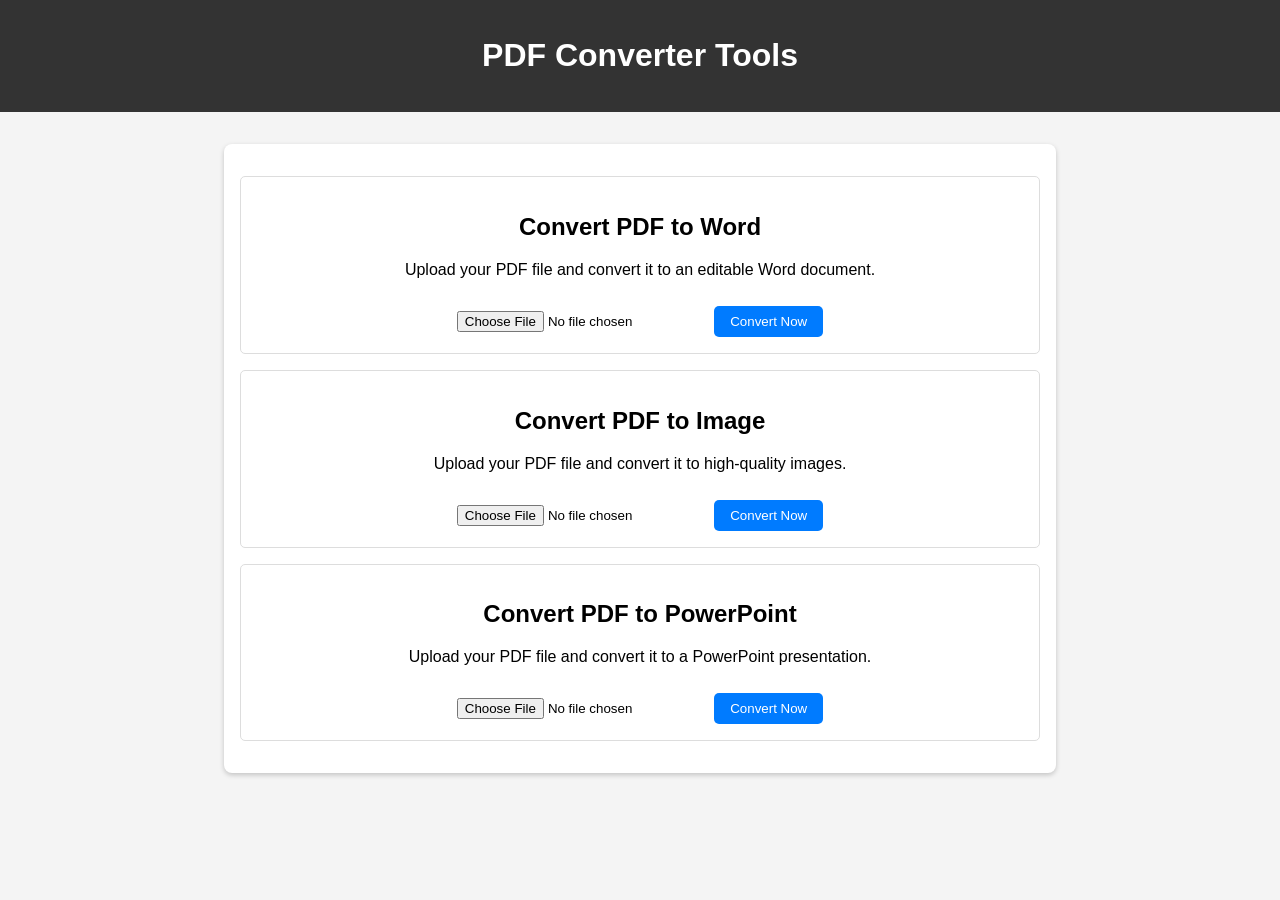
<file: heramientas.html>
<!DOCTYPE html>
<html lang="en">
<head>
    <meta charset="UTF-8">
    <meta name="viewport" content="width=device-width, initial-scale=1.0">
    <title>PDF Converter Tools</title>
    <style>
        body {
            font-family: Arial, sans-serif;
            margin: 0;
            padding: 0;
            background-color: #f4f4f4;
        }
        header {
            background-color: #333;
            color: white;
            padding: 1rem;
            text-align: center;
        }
        .container {
            max-width: 800px;
            margin: 2rem auto;
            padding: 1rem;
            background: white;
            border-radius: 8px;
            box-shadow: 0 2px 5px rgba(0, 0, 0, 0.2);
        }
        .tool {
            margin: 1rem 0;
            padding: 1rem;
            border: 1px solid #ddd;
            border-radius: 5px;
            text-align: center;
        }
        .tool button {
            padding: 0.5rem 1rem;
            background-color: #007BFF;
            color: white;
            border: none;
            border-radius: 5px;
            cursor: pointer;
        }
        .tool button:hover {
            background-color: #0056b3;
        }
        input[type="file"] {
            margin-top: 1rem;
        }
        .download-link {
            display: none;
            margin-top: 1rem;
            color: #007BFF;
            text-decoration: none;
        }
        .download-link:hover {
            text-decoration: underline;
        }
    </style>
</head>
<body>
    <header>
        <h1>PDF Converter Tools</h1>
    </header>
    <div class="container">
        <div class="tool">
            <h2>Convert PDF to Word</h2>
            <p>Upload your PDF file and convert it to an editable Word document.</p>
            <input type="file" id="pdfToWord" accept=".pdf">
            <button onclick="convertFile('Word')">Convert Now</button>
            <a id="downloadWord" class="download-link" download>Download Word File</a>
        </div>
        <div class="tool">
            <h2>Convert PDF to Image</h2>
            <p>Upload your PDF file and convert it to high-quality images.</p>
            <input type="file" id="pdfToImage" accept=".pdf">
            <button onclick="convertFile('Image')">Convert Now</button>
            <a id="downloadImage" class="download-link" download>Download Image File</a>
        </div>
        <div class="tool">
            <h2>Convert PDF to PowerPoint</h2>
            <p>Upload your PDF file and convert it to a PowerPoint presentation.</p>
            <input type="file" id="pdfToPPT" accept=".pdf">
            <button onclick="convertFile('PowerPoint')">Convert Now</button>
            <a id="downloadPowerPoint" class="download-link" download>Download PowerPoint File</a>
        </div>
    </div>
    <script>
        function convertFile(type) {
            const fileInput = document.querySelector(`#pdfTo${type}`);
            const downloadLink = document.querySelector(`#download${type}`);
            if (fileInput.files.length === 0) {
                alert('Please upload a PDF file first.');
                return;
            }
            const fileName = fileInput.files[0].name;
            alert(`Converting "${fileName}" to ${type}...`);
            // Simulate conversion process
            setTimeout(() => {
                alert(`Conversion to ${type} completed!`);
                // Simulate a converted file for download
                const convertedFileName = fileName.replace('.pdf', `.${type.toLowerCase()}`);
                const blob = new Blob([`This is a simulated ${type} file.`], { type: 'application/octet-stream' });
                const url = URL.createObjectURL(blob);
                downloadLink.href = url;
                downloadLink.download = convertedFileName;
                downloadLink.style.display = 'inline-block';
            }, 2000);
        }
    </script>
</body>
</html>
</file>
<file: css/admin.css>
body {
      margin: 0;
      font-family: 'SF Pro Display', Arial, sans-serif;
      background: linear-gradient(135deg, #4d4d4daf 0%, #000000 100%);
      color: #222;
      min-height: 100vh;
    }
    .main-layout {
      display: flex;
      min-height: 100vh;
    }
    .sidebar {
      width: 70px;
      background: linear-gradient(180deg, #0c0c0c 0%, #34495e 100%);
      color: #fff;
      display: flex;
      flex-direction: column;
      align-items: center;
      padding-top: 20px;
      position: relative;
      box-shadow: 2px 0 8px rgba(0,0,0,0.15);
    }
    .hamburger {
      cursor: pointer;
      width: 40px;
      height: 40px;
      display: flex;
      flex-direction: column;
      justify-content: center;
      align-items: center;
      margin-bottom: 20px;
    }
    .hamburger span {
      display: block;
      width: 30px;
      height: 4px;
      background: #fff;
      margin: 4px 0;
      border-radius: 2px;
    }
    .sidebar-menu {
      display: none;
      position: absolute;
      top: 60px;
      left: 0;
      background: linear-gradient(180deg, #34495e 0%, #2c3e50 100%);
      width: 220px;
      border-radius: 0 12px 12px 0;
      box-shadow: 4px 0 20px rgba(0,0,0,0.2);
      z-index: 10;
      border: 1px solid rgba(255,255,255,0.1);
    }
    .sidebar-menu.active {
      display: block;
    }
    .sidebar-menu ul {
      list-style: none;
      padding: 0;
      margin: 0;
    }
    .sidebar-menu li {
      padding: 16px 20px;
      border-bottom: 1px solid rgba(255,255,255,0.1);
      cursor: pointer;
      transition: all 0.3s;
      display: flex;
      align-items: center;
      gap: 12px;
      font-size: 14px;
    }
    .sidebar-menu li:hover {
      background: rgba(255,255,255,0.1);
      transform: translateX(5px);
    }
    .sidebar-menu li:last-child {
      border-bottom: none;
    }
    .content {
      flex: 1;
      display: flex;
      flex-direction: row;
      padding: 30px;
      position: relative;
      gap: 30px;
      box-sizing: border-box;
    }
    .logo-top-right {
      position: absolute;
      top: 20px;
      right: 30px;
      width: 120px;
      z-index: 20;
      filter: drop-shadow(0 2px 8px rgba(0,0,0,0.2));
    }
    
    .admin-header {
      position: absolute;
      top: 20px;
      left: 30px;
      background: rgba(255,255,255,0.95);
      padding: 15px 25px;
      border-radius: 15px;
      box-shadow: 0 4px 20px rgba(0,0,0,0.1);
      backdrop-filter: blur(10px);
      z-index: 20;
    }
    
    .admin-header h1 {
      margin: 0;
      color: #333333;
      font-size: 1.5rem;
      font-weight: 700;
    }
    
    .admin-header p {
      margin: 5px 0 0 0;
      color: #7f8c8d;
      font-size: 0.9rem;
    }
    .center-section {
      flex: 2;
      display: flex;
      flex-direction: column;
      align-items: stretch;
      justify-content: flex-start;
      margin-top: 100px;
      gap: 30px;
      min-width: 0;
    }
    .admin-panel {
      width: 100%;
      background: rgba(145, 145, 145, 0.95);
      border-radius: 20px;
      box-shadow: 0 8px 32px rgba(0, 0, 0, 0.582);
      padding: 30px;
      margin-bottom: 0;
      display: flex;
      flex-direction: column;
      align-items: stretch;
      box-sizing: border-box;
      backdrop-filter: blur(10px);
      border: 1px solid rgba(94, 94, 94, 0.699);
    }
    
    .admin-panel h2 {
      color: #2c3e50;
      margin-bottom: 25px;
      font-size: 1.8rem;
      font-weight: 600;
      display: flex;
      align-items: center;
      gap: 12px;
    }
    
    .panel-icon {
      width: 32px;
      height: 32px;
      background: linear-gradient(135deg, #8686868a 0%, #555555 100%);
      border-radius: 50%;
      display: flex;
      align-items: center;
      justify-content: center;
      color: white;
      font-size: 16px;
    }
    .admin-grid {
      display: grid;
      grid-template-columns: repeat(auto-fit, minmax(300px, 1fr));
      gap: 20px;
      margin-bottom: 30px;
    }
    
    .admin-card {
      background: #f8f9fa;
      border-radius: 15px;
      padding: 20px;
      border-left: 4px solid #575757c5;
      transition: transform 0.3s, box-shadow 0.3s;
    }
    
    .admin-card:hover {
      transform: translateY(-5px);
      box-shadow: 0 8px 25px rgba(0,0,0,0.1);
    }
    
    .admin-card h3 {
      margin: 0 0 10px 0;
      color: #4d4d4d;
      font-size: 1.2rem;
    }
    
    .admin-card p {
      margin: 0;
      color: #7f8c8d;
      font-size: 0.9rem;
    }
    
    .admin-stats {
      display: flex;
      justify-content: space-between;
      margin-bottom: 20px;
    }
    
    .stat-item {
      text-align: center;
      padding: 15px;
      background: linear-gradient(135deg, #535353 0%, #5a5a5a 100%);
      color: white;
      border-radius: 12px;
      min-width: 120px;
    }
    
    .stat-number {
      font-size: 2rem;
      font-weight: 700;
      margin-bottom: 5px;
    }
    
    .stat-label {
      font-size: 0.9rem;
      opacity: 0.9;
    }
    .activities-container {
      width: 100%;
      background: #fff;
      border-radius: 12px;
      box-shadow: 0 2px 8px rgba(0,0,0,0.08);
      padding: 24px;
      margin-bottom: 0;
      max-height: 320px;
      overflow-y: auto;
      display: flex;
      flex-direction: column;
      align-items: stretch;
      box-sizing: border-box;
    }
    .activities-header {
      width: 100%;
      display: flex;
      justify-content: space-between;
      align-items: center;
      margin-bottom: 12px;
    }
    .activities-header h2 {
      margin: 0;
    }
    .add-event-btn {
      background: #0078d4;
      color: #fff;
      border: none;
      border-radius: 6px;
      padding: 8px 16px;
      cursor: pointer;
      font-size: 15px;
      transition: background 0.2s;
    }
    .add-event-btn:hover {
      background: #005fa3;
    }
    .event-form {
      display: none;
      flex-direction: column;
      gap: 8px;
      background: #f5f7fa;
      border-radius: 8px;
      padding: 16px;
      margin-bottom: 16px;
      width: 100%;
      box-shadow: 0 2px 8px rgba(0,0,0,0.05);
      box-sizing: border-box;
    }
    .event-form input, .event-form select {
      padding: 8px;
      border-radius: 4px;
      border: 1px solid #ccc;
      font-size: 15px;
      width: 100%;
      box-sizing: border-box;
    }
    .event-form .form-actions {
      display: flex;
      gap: 8px;
      justify-content: flex-end;
    }
    .event-form button {
      padding: 8px 16px;
      border-radius: 6px;
      border: none;
      cursor: pointer;
      font-size: 15px;
    }
    .event-form .save-btn {
      background: #0078d4;
      color: #fff;
    }
    .event-form .cancel-btn {
      background: #ccc;
      color: #222;
    }
    .events-table {
      width: 100%;
      border-collapse: collapse;
      font-size: 15px;
    }
    .events-table th, .events-table td {
      padding: 10px;
      text-align: left;
      border-bottom: 1px solid #eee;
    }
    .events-table th {
      background: #f0f0f0;
    }
    .event-row {
      transition: background 0.2s;
    }
    .event-row:hover {
      background: #f5f7fa;
    }
    .event-color {
      width: 24px;
      height: 24px;
      border-radius: 50%;
      display: inline-block;
      margin-right: 8px;
      border: 2px solid #eee;
      vertical-align: middle;
    }
    .delete-btn {
      background: #e81123;
      color: #fff;
      border: none;
      border-radius: 6px;
      padding: 6px 12px;
      cursor: pointer;
      font-size: 14px;
      transition: background 0.2s;
    }
    .delete-btn:hover {
      background: #b50f1a;
    }
    .right-section {
      flex: 1;
      background: #fff;
      border-radius: 12px;
      box-shadow: 0 2px 8px rgba(0,0,0,0.08);
      padding: 24px;
      margin-left: 0;
      margin-top: 60px;
      height: auto;
      min-width: 0;
      display: flex;
      flex-direction: column;
      align-items: center;
      box-sizing: border-box;
    }
    .right-section iframe {
      width: 100%;
      max-width: 350px;
      height: 500px;
    }
    @media (max-width: 1200px) {
      .main-layout {
        flex-direction: column;
      }
      .content {
        flex-direction: column;
        padding: 10px;
        gap: 20px;
      }
      .center-section, .right-section, .calendar-container, .activities-container {
        width: 100%;
        margin-left: 0;
        margin-top: 20px;
      }
      .right-section {
        margin-top: 20px;
      }
    }
    @media (max-width: 700px) {
      .calendar-container iframe,
      .right-section iframe {
        max-width: 100%;
        width: 100%;
        height: 250px;
      }
      .activities-container {
        max-height: 400px;
      }
    }
</file>
<file: css/catalogo.css>
:root {
    --bg: #050505;
    --panel: rgba(22, 22, 22, 0.95);
    --muted: #ffffff;
    --text: #ffffff;
    --primary: #007bff;
    --primary-600: #3f72cc;
    --border: #232a36;
    --ok: #22c55e;
  }

  * { box-sizing: border-box; }
  html, body { height: 100%; }
  body {
    margin: 0;
    background: var(--bg);
    color: var(--text);
    font-family: system-ui, -apple-system, Segoe UI, Roboto, Ubuntu, Cantarell, Noto Sans, Arial, "Apple Color Emoji", "Segoe UI Emoji";
    line-height: 1.5;
  }

  .container {
    width: 100%;
    max-width: 1200px;
    margin: 0 auto;
    padding: 0 16px;
  }

  /* Header */
  .site-header {
    position: sticky;
    top: 0;
    z-index: 10;
    background: rgba(15, 18, 24, 0.9);
    backdrop-filter: blur(6px);
    border-bottom: 1px solid var(--border);
  }
  .header-inner {
    display: flex;
    align-items: center;
    justify-content: space-between;
    height: 64px;
  }
  .brand { display: inline-flex; align-items: center; gap: 10px; text-decoration: none; color: var(--text); }
  .brand-logo { height: 32px; width: auto; display: block; }
  .brand-name { font-weight: 700; letter-spacing: .4px; }
  .nav { display: flex; gap: 16px; }
  .nav a { color: var(--muted); text-decoration: none; padding: 8px 10px; border-radius: 8px; }
  .nav a:hover { color: var(--text); background: var(--panel); }
  .nav a.active { color: var(--text); background: #1b2130; }

  /* Page title */
  .page-title { margin: 24px 0 12px; font-size: 28px; }

  /* Toolbar */
  .toolbar {
    display: flex;
    flex-wrap: wrap;
    gap: 12px;
    align-items: center;
    justify-content: space-between;
    background: var(--panel);
    border: 1px solid var(--border);
    padding: 12px;
    border-radius: 12px;
  }
  .search-group { flex: 1 1 260px; }
  .filters { display: flex; gap: 10px; }

  .input, .select {
    width: 100%;
    background: #12161d;
    color: var(--text);
    border: 1px solid var(--border);
    padding: 10px 12px;
    border-radius: 10px;
    outline: none;
  }
  .input:focus, .select:focus { border-color: var(--primary); box-shadow: 0 0 0 3px rgba(79, 140, 255, .15); }

  .sr-only {
    position: absolute;
    width: 1px;
    height: 1px;
    padding: 0;
    margin: -1px;
    overflow: hidden;
    clip: rect(0, 0, 0, 0);
    white-space: nowrap;
    border: 0;
  }

  /* Grid */
  .grid {
    display: grid;
    grid-template-columns: repeat(12, 1fr);
    gap: 16px;
    margin: 16px 0 40px;
  }
  .card {
    grid-column: span 12;
    background: var(--panel);
    border: 1px solid var(--border);
    border-radius: 12px;
    overflow: hidden;
    display: flex;
    flex-direction: column;
  }
  .card-media {
    height: 160px;
    background-size: cover;
    background-position: center;
  }
  .card-body { padding: 14px; display: flex; flex-direction: column; gap: 10px; }
  .card-title { margin: 0; font-size: 18px; }
  .card-meta { margin: 0; color: var(--muted); font-size: 14px; }
  .card-description { margin: 8px 0; color: var(--muted); font-size: 13px; }
  .card-author { margin: 4px 0; color: var(--primary); font-size: 12px; font-weight: 500; }
  .card-footer { display: flex; align-items: center; justify-content: space-between; margin-top: 4px; }
  .price { font-weight: 700; color: var(--ok); }
  .btn {
    background: var(--primary);
    color: #fff;
    border: none;
    padding: 10px 12px;
    border-radius: 10px;
    cursor: pointer;
  }
  .btn:hover { background: var(--primary-600); }

  /* Responsive */
  @media (min-width: 600px) {
    .card { grid-column: span 6; }
  }
  @media (min-width: 900px) {
    .card { grid-column: span 4; }
  }

  /* Footer */
  .site-footer { border-top: 1px solid var(--border); padding: 24px 0; background: #0f1218; }
  .site-footer p { margin: 0; color: var(--muted); }

  /* Modal Styles */
  .modal {
    position: fixed;
    top: 0;
    left: 0;
    width: 100%;
    height: 100%;
    background: rgba(0,0,0,0.7);
    display: flex;
    align-items: center;
    justify-content: center;
    z-index: 1000;
  }

  .modal-content {
    background: var(--panel);
    border-radius: 16px;
    width: 90%;
    max-width: 500px;
    max-height: 90vh;
    overflow-y: auto;
    border: 1px solid var(--border);
  }

  .modal-header {
    display: flex;
    justify-content: space-between;
    align-items: center;
    padding: 20px;
    border-bottom: 1px solid var(--border);
  }

  .modal-header h2 {
    margin: 0;
    color: var(--text);
  }

  .modal-close {
    background: none;
    border: none;
    font-size: 24px;
    color: var(--muted);
    cursor: pointer;
    padding: 0;
    width: 30px;
    height: 30px;
    display: flex;
    align-items: center;
    justify-content: center;
  }

  .modal-close:hover {
    color: var(--text);
  }

  .modal-body {
    padding: 20px;
  }

  .modal-footer {
    display: flex;
    gap: 12px;
    justify-content: flex-end;
    padding: 20px;
    border-top: 1px solid var(--border);
  }

  .form-group {
    margin-bottom: 20px;
  }

  .form-group label {
    display: block;
    margin-bottom: 8px;
    color: var(--text);
    font-weight: 500;
  }

  .form-group input,
  .form-group select,
  .form-group textarea {
    width: 100%;
    padding: 12px;
    background: #12161d;
    color: var(--text);
    border: 1px solid var(--border);
    border-radius: 8px;
    font-size: 14px;
    box-sizing: border-box;
  }

  .form-group input:focus,
  .form-group select:focus,
  .form-group textarea:focus {
    outline: none;
    border-color: var(--primary);
    box-shadow: 0 0 0 2px rgba(79, 140, 255, 0.2);
  }

  .image-upload-container {
    border: 2px dashed var(--border);
    border-radius: 8px;
    padding: 20px;
    text-align: center;
    cursor: pointer;
    transition: border-color 0.3s;
  }

  .image-upload-container:hover {
    border-color: var(--primary);
  }

  .image-upload-container input[type="file"] {
    display: none;
  }

  .upload-placeholder {
    color: var(--muted);
  }

  .upload-placeholder span {
    font-size: 32px;
    display: block;
    margin-bottom: 8px;
  }

  .image-preview img {
    max-width: 100%;
    max-height: 200px;
    border-radius: 8px;
  }

  .btn-primary {
    background: var(--primary);
    color: white;
  }

  .btn-secondary {
    background: var(--muted);
    color: white;
  }

  .btn-primary:hover {
    background: var(--primary-600);
  }

  .btn-secondary:hover {
    background: #6c757d;
  }
</file>
